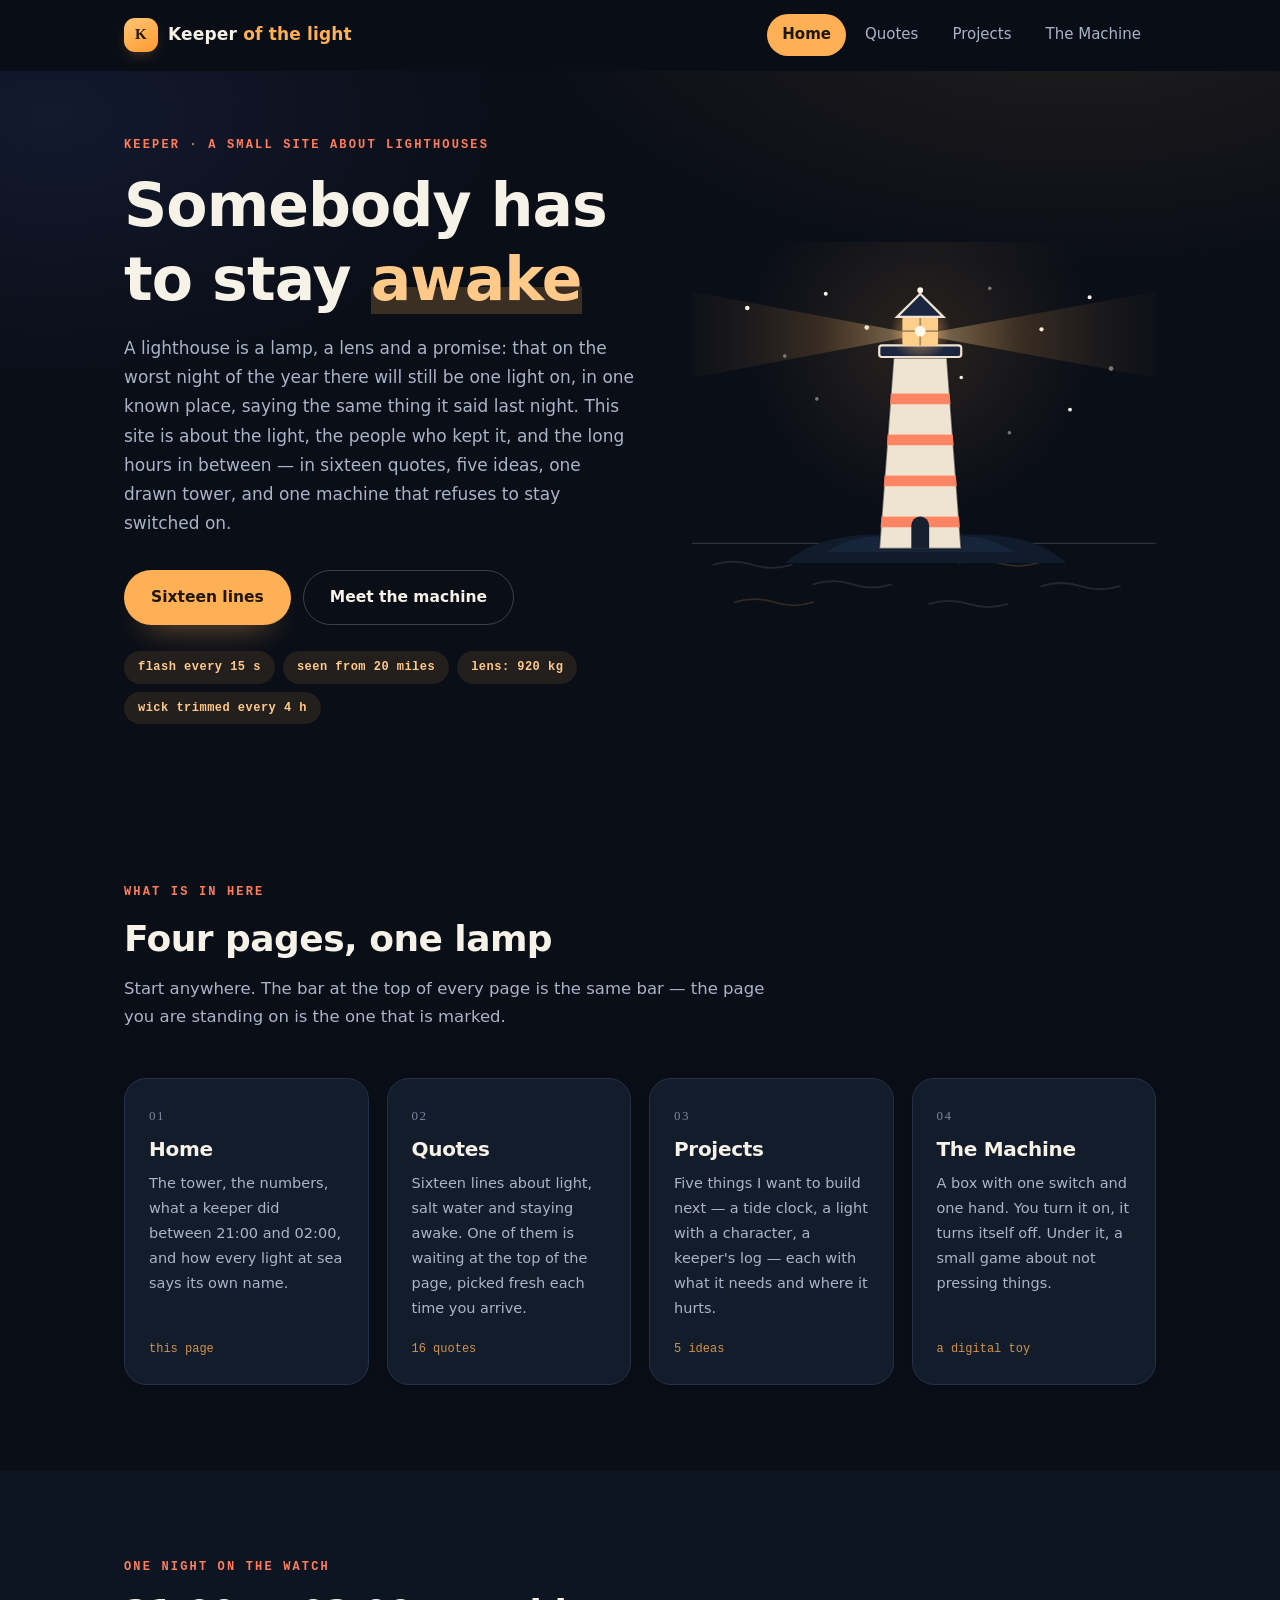
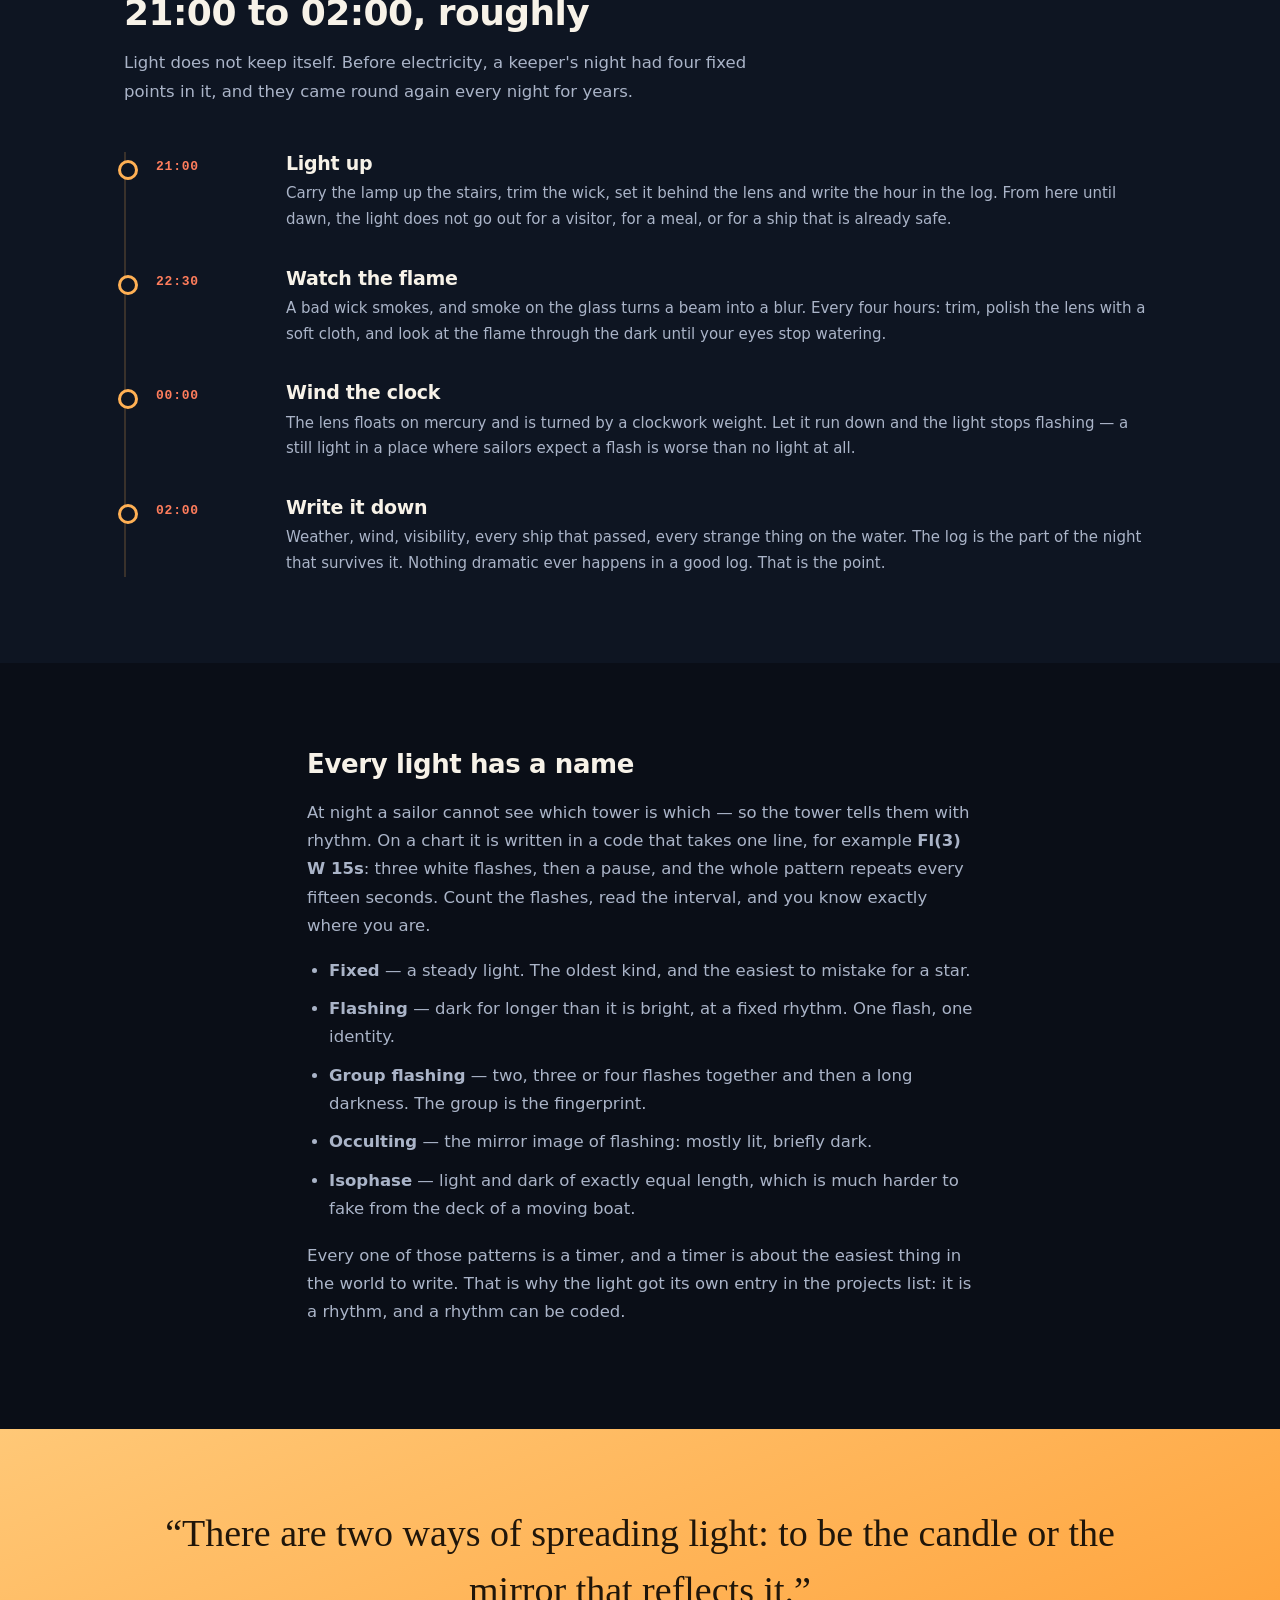
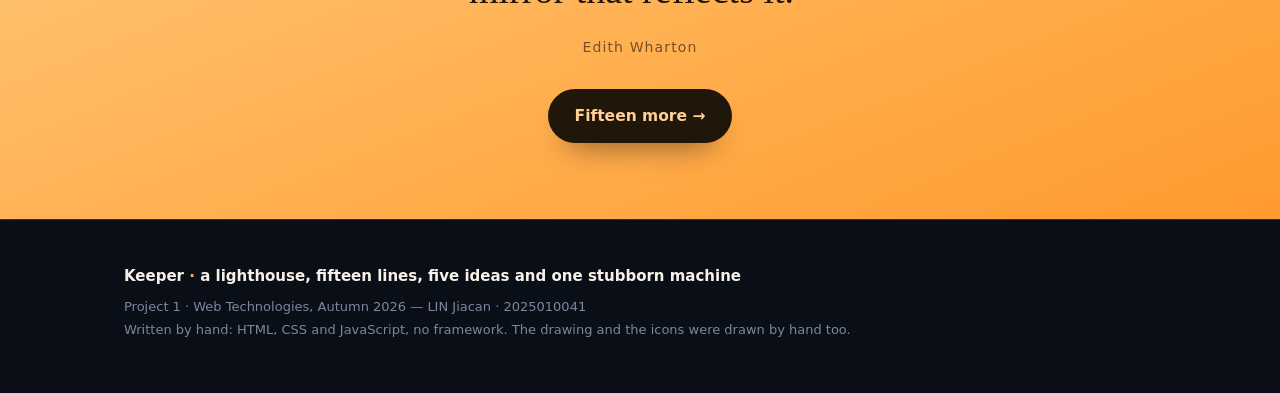
<file: index.html>
<!DOCTYPE html>
<html lang="en">
<head>
<meta charset="UTF-8">
<meta name="viewport" content="width=device-width, initial-scale=1.0">
<title>Keeper of the Light · a small site about lighthouses</title>
<meta name="description" content="Keeper is a small site about lighthouses: what a keeper did all night, how a light is told apart from every other light at sea, sixteen lines worth keeping, five things still to build, and one machine that switches itself off.">
<meta name="theme-color" content="#0a0e17">
<link rel="icon" href="favicon-32.png" sizes="32x32">
<link rel="icon" href="favicon-192.png" sizes="192x192">
<link rel="apple-touch-icon" href="apple-touch-icon.png">
<link rel="stylesheet" href="style.css">
</head>
<body>

<div id="site-nav"></div>

<main>

  <!-- ============ Hero: the drawing, and what this site is ============ -->
  <section class="hero">
    <div class="wrap hero-grid">

      <div class="hero-copy">
        <p class="eyebrow">Keeper · a small site about lighthouses</p>
        <h1>Somebody has<br>to stay <span class="hl">awake</span></h1>
        <p class="lede">
          A lighthouse is a lamp, a lens and a promise: that on the worst night of
          the year there will still be one light on, in one known place, saying
          the same thing it said last night. This site is about the light, the
          people who kept it, and the long hours in between — in sixteen quotes,
          five ideas, one drawn tower, and one machine that refuses to stay
          switched on.
        </p>

        <div class="hero-actions">
          <a class="btn btn-solid" href="quotes.html">Sixteen lines</a>
          <a class="btn btn-ghost" href="machine.html">Meet the machine</a>
        </div>

        <ul class="chips" aria-label="A few numbers from the tower">
          <li>flash every 15 s</li>
          <li>seen from 20 miles</li>
          <li>lens: 920 kg</li>
          <li>wick trimmed every 4 h</li>
        </ul>
      </div>

      <figure class="hero-art">
        <svg viewBox="0 0 520 420" role="img" aria-label="Drawing: a lighthouse on a rock at night. Its lamp glows, two beams sweep out over a dark sea, and there are stars above.">
          <defs>
            <radialGradient id="halo">
              <stop offset="0" stop-color="#ffb054" stop-opacity=".13"/>
              <stop offset=".6" stop-color="#ffb054" stop-opacity=".05"/>
              <stop offset="1" stop-color="#ffb054" stop-opacity="0"/>
            </radialGradient>
            <radialGradient id="glow">
              <stop offset="0" stop-color="#fff6e4" stop-opacity=".95"/>
              <stop offset=".35" stop-color="#ffc178" stop-opacity=".45"/>
              <stop offset="1" stop-color="#ffb054" stop-opacity="0"/>
            </radialGradient>
            <linearGradient id="beamR" x1="0" y1="0" x2="1" y2="0">
              <stop offset="0" stop-color="#ffe0b0" stop-opacity=".5"/>
              <stop offset=".4" stop-color="#ffb054" stop-opacity=".16"/>
              <stop offset="1" stop-color="#ffb054" stop-opacity="0"/>
            </linearGradient>
            <linearGradient id="beamL" x1="1" y1="0" x2="0" y2="0">
              <stop offset="0" stop-color="#ffe0b0" stop-opacity=".5"/>
              <stop offset=".4" stop-color="#ffb054" stop-opacity=".16"/>
              <stop offset="1" stop-color="#ffb054" stop-opacity="0"/>
            </linearGradient>
            <linearGradient id="seaGrad" x1="0" y1="0" x2="0" y2="1">
              <stop offset="0" stop-color="#0d1726"/>
              <stop offset="1" stop-color="#070c15"/>
            </linearGradient>
            <filter id="soften" x="-20%" y="-40%" width="140%" height="180%">
              <feGaussianBlur stdDeviation="5"/>
            </filter>
            <clipPath id="towerClip">              <path d="M226 130 H286 L302 340 H210 Z"/>
            </clipPath>
          </defs>

          <circle cx="256" cy="108" r="196" fill="url(#halo)"/>

          <!-- stars -->
          <circle class="star blink"    cx="62"  cy="74"  r="2.6"/>
          <circle class="star dim"      cx="104" cy="128" r="2"/>
          <circle class="star"          cx="150" cy="58"  r="2.2"/>
          <circle class="star blink d2" cx="196" cy="96"  r="2.6"/>
          <circle class="star dim"      cx="334" cy="52"  r="2"/>
          <circle class="star blink d3" cx="392" cy="98"  r="2.4"/>
          <circle class="star"          cx="446" cy="62"  r="2.2"/>
          <circle class="star dim"      cx="470" cy="142" r="2.6"/>
          <circle class="star"          cx="302" cy="152" r="2"/>
          <circle class="star dim"      cx="140" cy="176" r="2"/>
          <circle class="star blink d2" cx="424" cy="188" r="2.2"/>
          <circle class="star dim"      cx="356" cy="214" r="2"/>

          <!-- the beams, sweeping -->
          <g class="lh-lamp">
            <polygon class="lh-beam" fill="url(#beamR)" points="256,104 540,52 540,156"/>
            <polygon class="lh-beam" fill="url(#beamL)" points="256,104 -20,52 -20,156"/>
          </g>

          <!-- the sea -->
          <line class="lh-horizon" x1="0" y1="338" x2="520" y2="338"/>
          <path class="wave"    d="M24 362q22-7 44 0t44 0"/>
          <path class="wave s2" d="M300 360q22-7 44 0t44 0"/>
          <path class="wave"    d="M136 384q22-7 44 0t44 0"/>
          <path class="wave"    d="M392 386q22-7 44 0t44 0"/>
          <path class="wave s2" d="M48 404q22-7 44 0t44 0"/>
          <path class="wave"    d="M266 406q22-7 44 0t44 0"/>

          <!-- the rock it stands on -->
          <path class="lh-rock"    d="M104 360q34-30 96-32h124q62 2 96 32z"/>
          <path class="lh-rock hi" d="M150 348q28-18 58-18h96q30 0 58 18z"/>

          <!-- the tower -->
          <path class="lh-tower" d="M226 130 H286 L302 344 H210 Z"/>
          <g clip-path="url(#towerClip)">
            <rect class="lh-band" x="200" y="170" width="120" height="12"/>
            <rect class="lh-band" x="200" y="216" width="120" height="12"/>
            <rect class="lh-band" x="200" y="262" width="120" height="12"/>
            <rect class="lh-band" x="200" y="308" width="120" height="12"/>
          </g>
          <path class="lh-door" d="M246 344v-26a10 10 0 0 1 20 0v26z"/>

          <!-- gallery, lantern and roof -->
          <rect class="lh-deck" x="210" y="116" width="92" height="13" rx="3"/>
          <circle cx="256" cy="100" r="34" fill="url(#glow)"/>
          <rect class="lh-glass" x="236" y="84" width="40" height="32" rx="3"/>
          <line class="lh-frame" x1="256" y1="84" x2="256" y2="116"/>
          <line class="lh-frame" x1="236" y1="100" x2="276" y2="100"/>
          <circle class="lh-bulb" cx="256" cy="100" r="6"/>
          <path class="lh-roof" d="M230 84h52l-26-26z"/>
          <circle class="lh-bulb" cx="256" cy="54" r="3.2"/>
        </svg>
      </figure>

    </div>
  </section>

  <!-- ============ Overview: what is in the site ============ -->
  <section class="section" id="overview">
    <div class="wrap">
      <header class="section-head">
        <p class="eyebrow">What is in here</p>
        <h2>Four pages, one lamp</h2>
        <p class="sub">
          Start anywhere. The bar at the top of every page is the same bar —
          the page you are standing on is the one that is marked.
        </p>
      </header>

      <div class="cards">

        <a class="card card-link" href="index.html">
          <span class="card-no">01</span>
          <h3>Home</h3>
          <p>The tower, the numbers, what a keeper did between 21:00 and 02:00,
             and how every light at sea says its own name.</p>
          <span class="card-tag">this page</span>
        </a>

        <a class="card card-link" href="quotes.html">
          <span class="card-no">02</span>
          <h3>Quotes</h3>
          <p>Sixteen lines about light, salt water and staying awake. One of them
             is waiting at the top of the page, picked fresh each time you arrive.</p>
          <span class="card-tag">16 quotes</span>
        </a>

        <a class="card card-link" href="project.html">
          <span class="card-no">03</span>
          <h3>Projects</h3>
          <p>Five things I want to build next — a tide clock, a light with a
             character, a keeper's log — each with what it needs and where it hurts.</p>
          <span class="card-tag">5 ideas</span>
        </a>

        <a class="card card-link" href="machine.html">
          <span class="card-no">04</span>
          <h3>The Machine</h3>
          <p>A box with one switch and one hand. You turn it on, it turns itself
             off. Under it, a small game about not pressing things.</p>
          <span class="card-tag">a digital toy</span>
        </a>

      </div>
    </div>
  </section>

  <!-- ============ A night on the watch ============ -->
  <section class="section section-tint" id="watch">
    <div class="wrap">
      <header class="section-head">
        <p class="eyebrow">One night on the watch</p>
        <h2>21:00 to 02:00, roughly</h2>
        <p class="sub">
          Light does not keep itself. Before electricity, a keeper's night had
          four fixed points in it, and they came round again every night for years.
        </p>
      </header>

      <ol class="log">
        <li>
          <span class="log-week">21:00</span>
          <div>
            <h3>Light up</h3>
            <p>Carry the lamp up the stairs, trim the wick, set it behind the lens
               and write the hour in the log. From here until dawn, the light does
               not go out for a visitor, for a meal, or for a ship that is already
               safe.</p>
          </div>
        </li>
        <li>
          <span class="log-week">22:30</span>
          <div>
            <h3>Watch the flame</h3>
            <p>A bad wick smokes, and smoke on the glass turns a beam into a blur.
               Every four hours: trim, polish the lens with a soft cloth, and look
               at the flame through the dark until your eyes stop watering.</p>
          </div>
        </li>
        <li>
          <span class="log-week">00:00</span>
          <div>
            <h3>Wind the clock</h3>
            <p>The lens floats on mercury and is turned by a clockwork weight.
               Let it run down and the light stops flashing — a still light in a
               place where sailors expect a flash is worse than no light at all.</p>
          </div>
        </li>
        <li>
          <span class="log-week">02:00</span>
          <div>
            <h3>Write it down</h3>
            <p>Weather, wind, visibility, every ship that passed, every strange
               thing on the water. The log is the part of the night that survives
               it. Nothing dramatic ever happens in a good log. That is the point.</p>
          </div>
        </li>
      </ol>
    </div>
  </section>

  <!-- ============ Every light has a name ============ -->
  <section class="section" id="character">
    <div class="wrap prose">
      <h2>Every light has a name</h2>
      <p>
        At night a sailor cannot see which tower is which — so the tower tells
        them with rhythm. On a chart it is written in a code that takes one line,
        for example <strong>Fl(3) W 15s</strong>: three white flashes, then a pause,
        and the whole pattern repeats every fifteen seconds. Count the flashes,
        read the interval, and you know exactly where you are.
      </p>
      <ul>
        <li><strong>Fixed</strong> — a steady light. The oldest kind, and the
            easiest to mistake for a star.</li>
        <li><strong>Flashing</strong> — dark for longer than it is bright, at a
            fixed rhythm. One flash, one identity.</li>
        <li><strong>Group flashing</strong> — two, three or four flashes together
            and then a long darkness. The group is the fingerprint.</li>
        <li><strong>Occulting</strong> — the mirror image of flashing: mostly lit,
            briefly dark.</li>
        <li><strong>Isophase</strong> — light and dark of exactly equal length,
            which is much harder to fake from the deck of a moving boat.</li>
      </ul>
      <p>
        Every one of those patterns is a timer, and a timer is about the easiest
        thing in the world to write. That is why the light got its own entry in
        the projects list: it is a rhythm, and a rhythm can be coded.
      </p>
    </div>
  </section>

  <!-- ============ One line, big ============ -->
  <section class="section band">
    <div class="wrap band-inner">
      <p class="band-quote">“There are two ways of spreading light: to be the candle or the mirror that reflects it.”</p>
      <p class="band-by">Edith Wharton</p>
      <a class="btn btn-solid" href="quotes.html">Fifteen more →</a>
    </div>
  </section>

</main>

<div id="site-foot" class="site-foot"></div>

<script src="nav.js"></script>
</body>
</html>
</file>
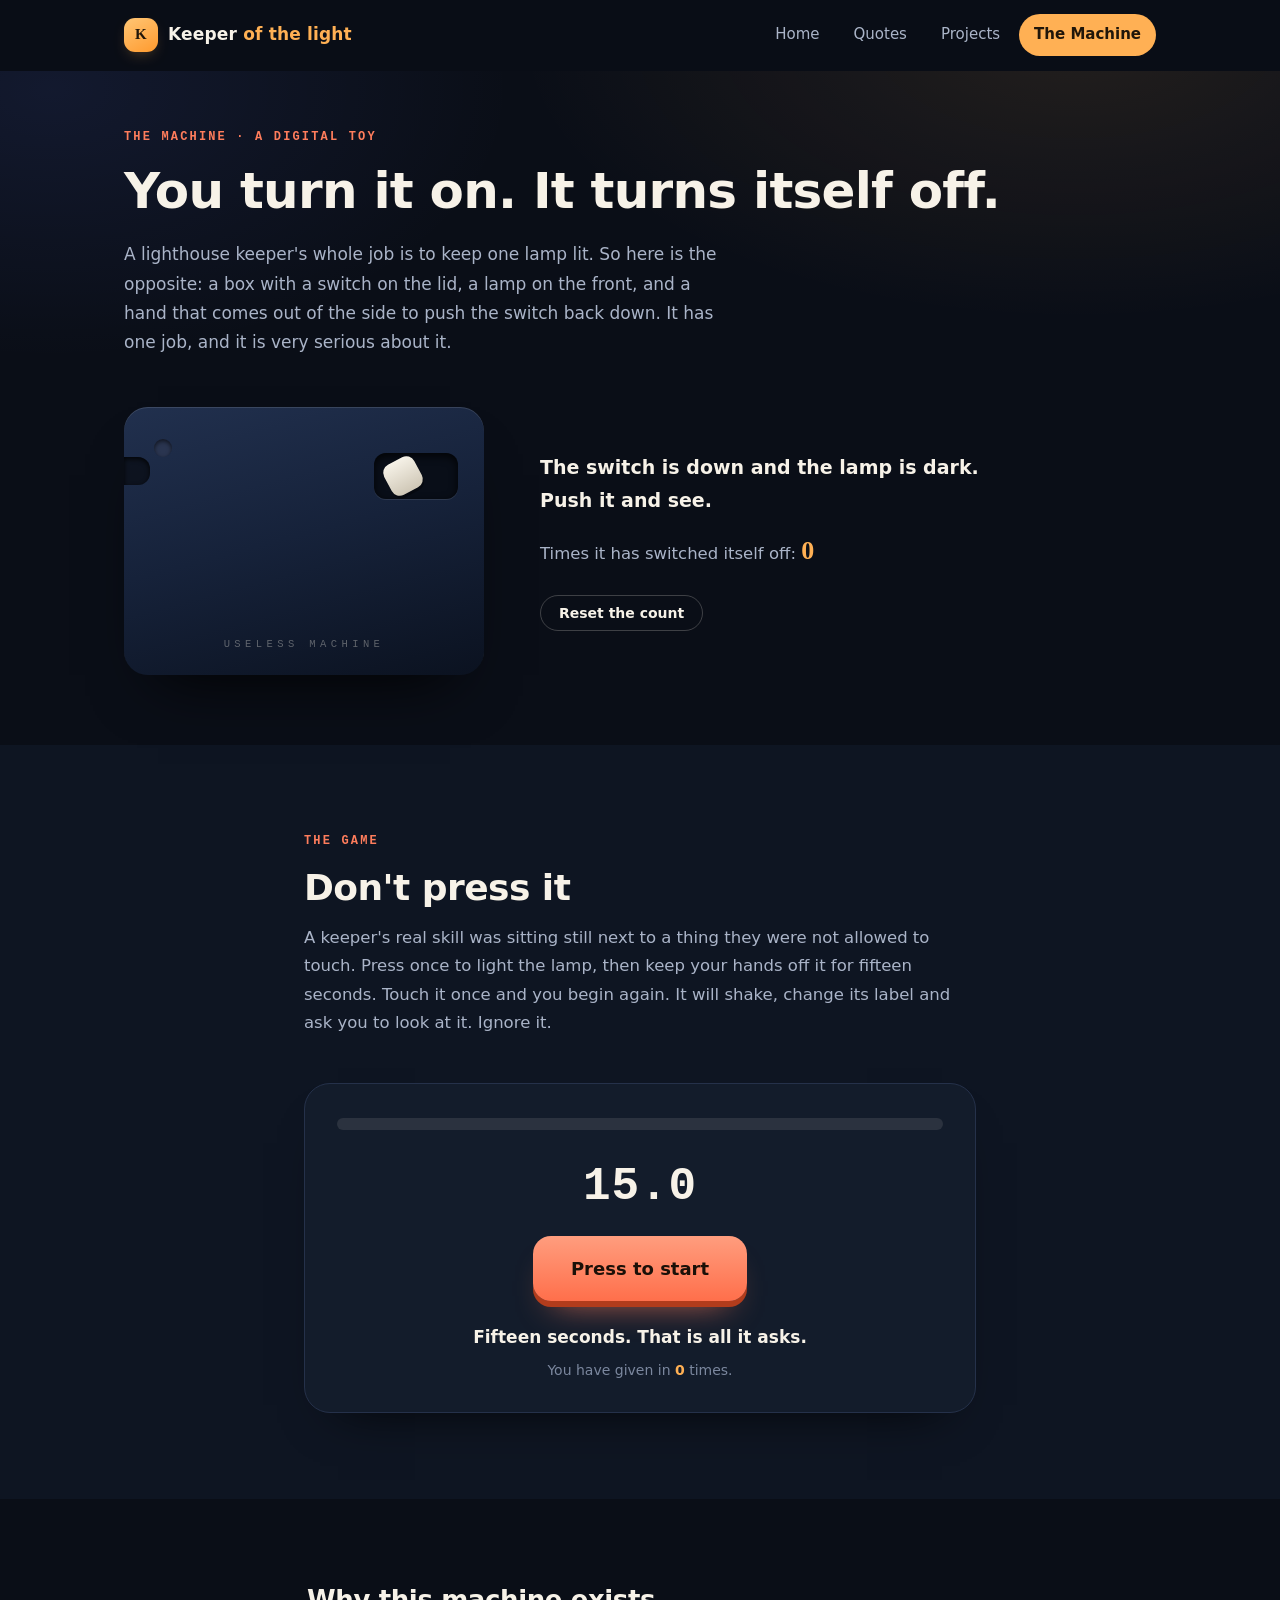
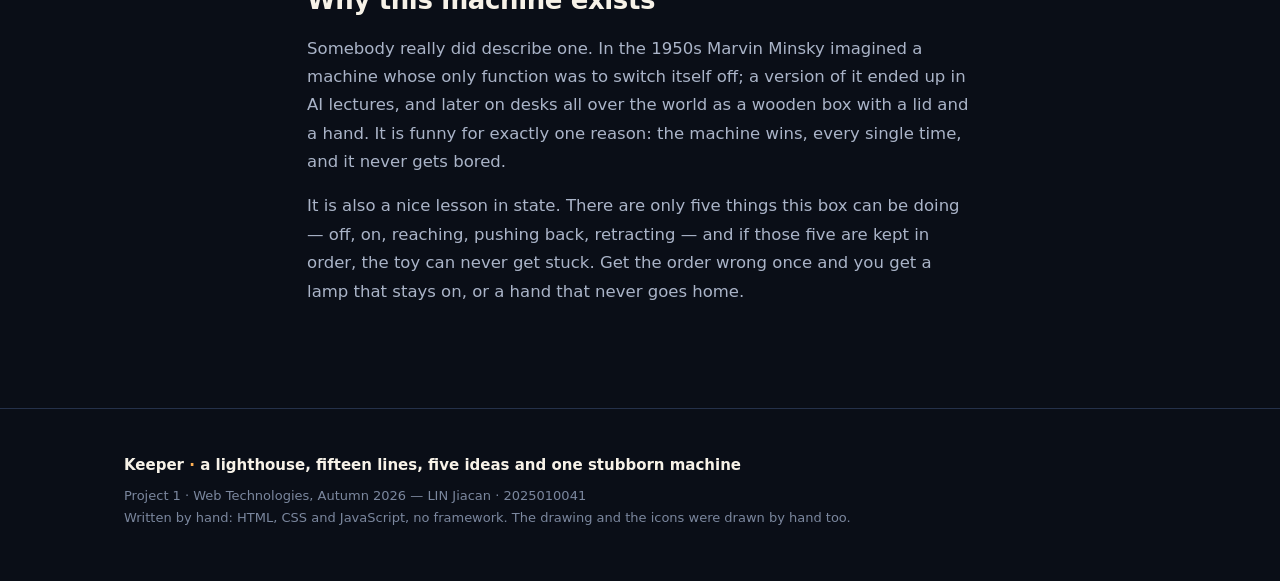
<file: machine.html>
<!DOCTYPE html>
<html lang="en">
<head>
<meta charset="UTF-8">
<meta name="viewport" content="width=device-width, initial-scale=1.0">
<title>The machine · Keeper of the Light</title>
<meta name="description" content="A box with one switch and one hand. You turn it on, it turns itself off. Underneath it, a small game about not pressing things for fifteen seconds.">
<meta name="theme-color" content="#0a0e17">
<link rel="icon" href="favicon-32.png" sizes="32x32">
<link rel="icon" href="favicon-192.png" sizes="192x192">
<link rel="apple-touch-icon" href="apple-touch-icon.png">
<link rel="stylesheet" href="style.css">
</head>
<body>

<div id="site-nav"></div>

<main>

  <section class="hero hero-short">
    <div class="wrap">
      <p class="eyebrow">The machine · a digital toy</p>
      <h1 class="page-title">You turn it on. It turns itself off.</h1>
      <p class="lede">
        A lighthouse keeper's whole job is to keep one lamp lit. So here is the
        opposite: a box with a switch on the lid, a lamp on the front, and a hand
        that comes out of the side to push the switch back down. It has one job,
        and it is very serious about it.
      </p>
    </div>
  </section>

  <!-- ============ The machine itself ============ -->
  <section class="section machine-section">
    <div class="wrap machine-wrap">

      <div class="machine" id="machine">
        <div class="machine-deck">
          <span class="machine-lamp" id="lamp" aria-hidden="true"></span>
          <button class="machine-switch" id="mSwitch" type="button"
                  aria-pressed="false" aria-label="Push the machine's switch up">
            <span class="switch-lever"></span>
          </button>
        </div>

        <div class="machine-body">
          <div class="machine-slot" aria-hidden="true"></div>
          <div class="machine-hand" id="hand" aria-hidden="true">
            <span class="hand-arm"></span>
            <span class="hand-finger"></span>
          </div>
          <span class="machine-plate">USELESS&nbsp;MACHINE</span>
        </div>
      </div>

      <div class="machine-readout">
        <p class="machine-status" id="mStatus" role="status">The switch is down and the lamp is dark. Push it and see.</p>
        <p class="machine-count">Times it has switched itself off: <strong id="mCount">0</strong></p>
        <button class="btn btn-ghost btn-sm" id="mReset" type="button">Reset the count</button>
      </div>

    </div>
  </section>

  <!-- ============ The game ============ -->
  <section class="section section-tint" id="game">
    <div class="wrap game-wrap">

      <header class="section-head">
        <p class="eyebrow">The game</p>
        <h2>Don't press it</h2>
        <p class="sub">
          A keeper's real skill was sitting still next to a thing they were not
          allowed to touch. Press once to light the lamp, then keep your hands off
          it for fifteen seconds. Touch it once and you begin again. It will shake,
          change its label and ask you to look at it. Ignore it.
        </p>
      </header>

      <div class="game">
        <div class="game-bar" role="progressbar" aria-label="Time held" aria-valuemin="0" aria-valuemax="100" aria-valuenow="0" id="gBar">
          <i class="game-fill" id="gFill"></i>
        </div>

        <p class="game-clock" id="gClock">15.0</p>

        <button class="no-btn" id="gBtn" type="button">Press to start</button>

        <p class="game-status" id="gStatus" role="status">Fifteen seconds. That is all it asks.</p>
        <p class="game-count">You have given in <strong id="gFails">0</strong> times.</p>
      </div>

    </div>
  </section>

  <!-- ============ Why it exists ============ -->
  <section class="section">
    <div class="wrap prose">
      <h2>Why this machine exists</h2>
      <p>
        Somebody really did describe one. In the 1950s Marvin Minsky imagined a
        machine whose only function was to switch itself off; a version of it
        ended up in AI lectures, and later on desks all over the world as a wooden
        box with a lid and a hand. It is funny for exactly one reason: the machine
        wins, every single time, and it never gets bored.
      </p>
      <p>
        It is also a nice lesson in state. There are only five things this box can
        be doing — off, on, reaching, pushing back, retracting — and if those five
        are kept in order, the toy can never get stuck. Get the order wrong once
        and you get a lamp that stays on, or a hand that never goes home.
      </p>
    </div>
  </section>

</main>

<div id="site-foot" class="site-foot"></div>

<script src="nav.js"></script>
<script src="machine.js"></script>
</body>
</html>
</file>
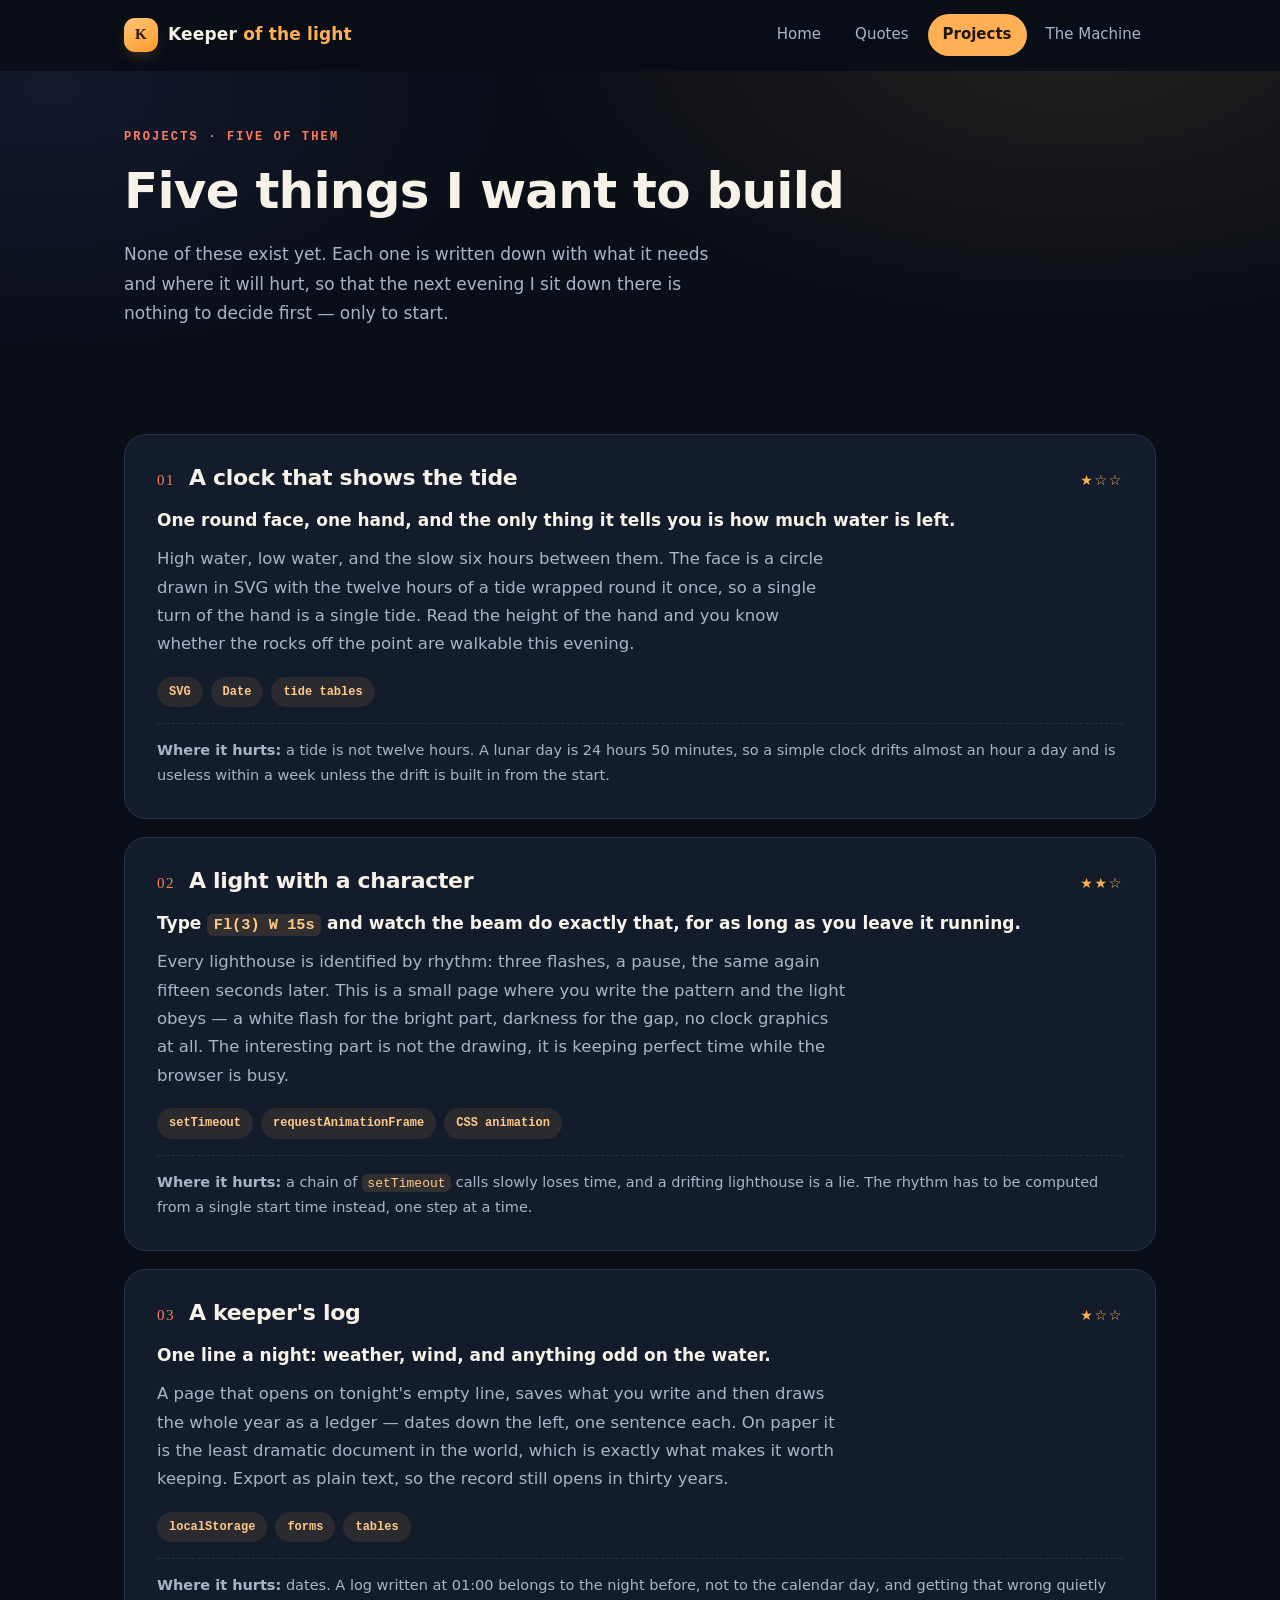
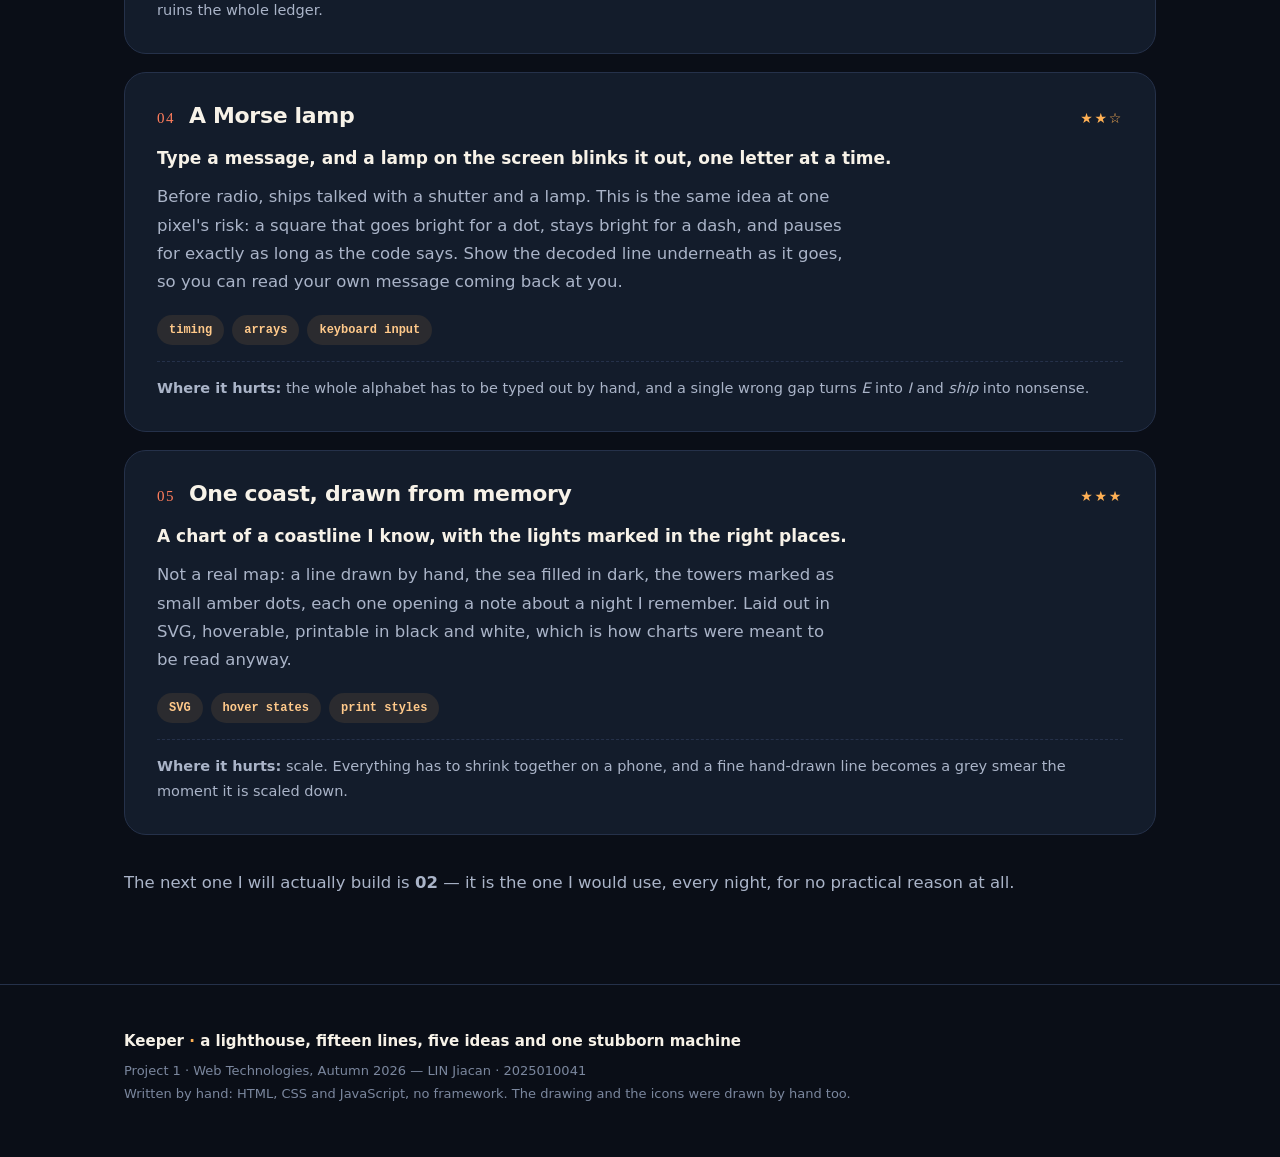
<file: project.html>
<!DOCTYPE html>
<html lang="en">
<head>
<meta charset="UTF-8">
<meta name="viewport" content="width=device-width, initial-scale=1.0">
<title>Projects · Keeper of the Light</title>
<meta name="description" content="Five things I want to build next: a clock that shows the tide instead of the time, a light with a character, a keeper's log, a Morse lamp and a chart of one coast.">
<meta name="theme-color" content="#0a0e17">
<link rel="icon" href="favicon-32.png" sizes="32x32">
<link rel="icon" href="favicon-192.png" sizes="192x192">
<link rel="apple-touch-icon" href="apple-touch-icon.png">
<link rel="stylesheet" href="style.css">
</head>
<body>

<div id="site-nav"></div>

<main>

  <section class="hero hero-short">
    <div class="wrap">
      <p class="eyebrow">Projects · five of them</p>
      <h1 class="page-title">Five things I want to build</h1>
      <p class="lede">
        None of these exist yet. Each one is written down with what it needs and
        where it will hurt, so that the next evening I sit down there is nothing
        to decide first — only to start.
      </p>
    </div>
  </section>

  <section class="section">
    <div class="wrap">
      <ol class="project-list">

        <li class="project">
          <div class="project-head">
            <span class="project-no">01</span>
            <h2>A clock that shows the tide</h2>
            <span class="diff" aria-label="Difficulty: easy">★☆☆</span>
          </div>
          <p class="project-lead">One round face, one hand, and the only thing it tells you is how much water is left.</p>
          <p class="project-body">
            High water, low water, and the slow six hours between them. The face
            is a circle drawn in SVG with the twelve hours of a tide wrapped
            round it once, so a single turn of the hand is a single tide. Read the
            height of the hand and you know whether the rocks off the point are
            walkable this evening.
          </p>
          <ul class="tags">
            <li>SVG</li>
            <li>Date</li>
            <li>tide tables</li>
          </ul>
          <p class="project-hard"><strong>Where it hurts:</strong> a tide is not twelve hours. A lunar day is 24 hours 50 minutes, so a simple clock drifts almost an hour a day and is useless within a week unless the drift is built in from the start.</p>
        </li>

        <li class="project">
          <div class="project-head">
            <span class="project-no">02</span>
            <h2>A light with a character</h2>
            <span class="diff" aria-label="Difficulty: medium">★★☆</span>
          </div>
          <p class="project-lead">Type <code>Fl(3) W 15s</code> and watch the beam do exactly that, for as long as you leave it running.</p>
          <p class="project-body">
            Every lighthouse is identified by rhythm: three flashes, a pause, the
            same again fifteen seconds later. This is a small page where you write
            the pattern and the light obeys — a white flash for the bright part,
            darkness for the gap, no clock graphics at all. The interesting part is
            not the drawing, it is keeping perfect time while the browser is busy.
          </p>
          <ul class="tags">
            <li>setTimeout</li>
            <li>requestAnimationFrame</li>
            <li>CSS animation</li>
          </ul>
          <p class="project-hard"><strong>Where it hurts:</strong> a chain of <code>setTimeout</code> calls slowly loses time, and a drifting lighthouse is a lie. The rhythm has to be computed from a single start time instead, one step at a time.</p>
        </li>

        <li class="project">
          <div class="project-head">
            <span class="project-no">03</span>
            <h2>A keeper's log</h2>
            <span class="diff" aria-label="Difficulty: easy">★☆☆</span>
          </div>
          <p class="project-lead">One line a night: weather, wind, and anything odd on the water.</p>
          <p class="project-body">
            A page that opens on tonight's empty line, saves what you write and
            then draws the whole year as a ledger — dates down the left, one
            sentence each. On paper it is the least dramatic document in the
            world, which is exactly what makes it worth keeping. Export as plain
            text, so the record still opens in thirty years.
          </p>
          <ul class="tags">
            <li>localStorage</li>
            <li>forms</li>
            <li>tables</li>
          </ul>
          <p class="project-hard"><strong>Where it hurts:</strong> dates. A log written at 01:00 belongs to the night before, not to the calendar day, and getting that wrong quietly ruins the whole ledger.</p>
        </li>

        <li class="project">
          <div class="project-head">
            <span class="project-no">04</span>
            <h2>A Morse lamp</h2>
            <span class="diff" aria-label="Difficulty: medium">★★☆</span>
          </div>
          <p class="project-lead">Type a message, and a lamp on the screen blinks it out, one letter at a time.</p>
          <p class="project-body">
            Before radio, ships talked with a shutter and a lamp. This is the same
            idea at one pixel's risk: a square that goes bright for a dot, stays
            bright for a dash, and pauses for exactly as long as the code says. Show
            the decoded line underneath as it goes, so you can read your own message
            coming back at you.
          </p>
          <ul class="tags">
            <li>timing</li>
            <li>arrays</li>
            <li>keyboard input</li>
          </ul>
          <p class="project-hard"><strong>Where it hurts:</strong> the whole alphabet has to be typed out by hand, and a single wrong gap turns <em>E</em> into <em>I</em> and <em>ship</em> into nonsense.</p>
        </li>

        <li class="project">
          <div class="project-head">
            <span class="project-no">05</span>
            <h2>One coast, drawn from memory</h2>
            <span class="diff" aria-label="Difficulty: harder">★★★</span>
          </div>
          <p class="project-lead">A chart of a coastline I know, with the lights marked in the right places.</p>
          <p class="project-body">
            Not a real map: a line drawn by hand, the sea filled in dark, the
            towers marked as small amber dots, each one opening a note about a
            night I remember. Laid out in SVG, hoverable, printable in black and
            white, which is how charts were meant to be read anyway.
          </p>
          <ul class="tags">
            <li>SVG</li>
            <li>hover states</li>
            <li>print styles</li>
          </ul>
          <p class="project-hard"><strong>Where it hurts:</strong> scale. Everything has to shrink together on a phone, and a fine hand-drawn line becomes a grey smear the moment it is scaled down.</p>
        </li>

      </ol>

      <p class="foot-hint">
        The next one I will actually build is <strong>02</strong> — it is the one
        I would use, every night, for no practical reason at all.
      </p>
    </div>
  </section>

</main>

<div id="site-foot" class="site-foot"></div>

<script src="nav.js"></script>
</body>
</html>
</file>
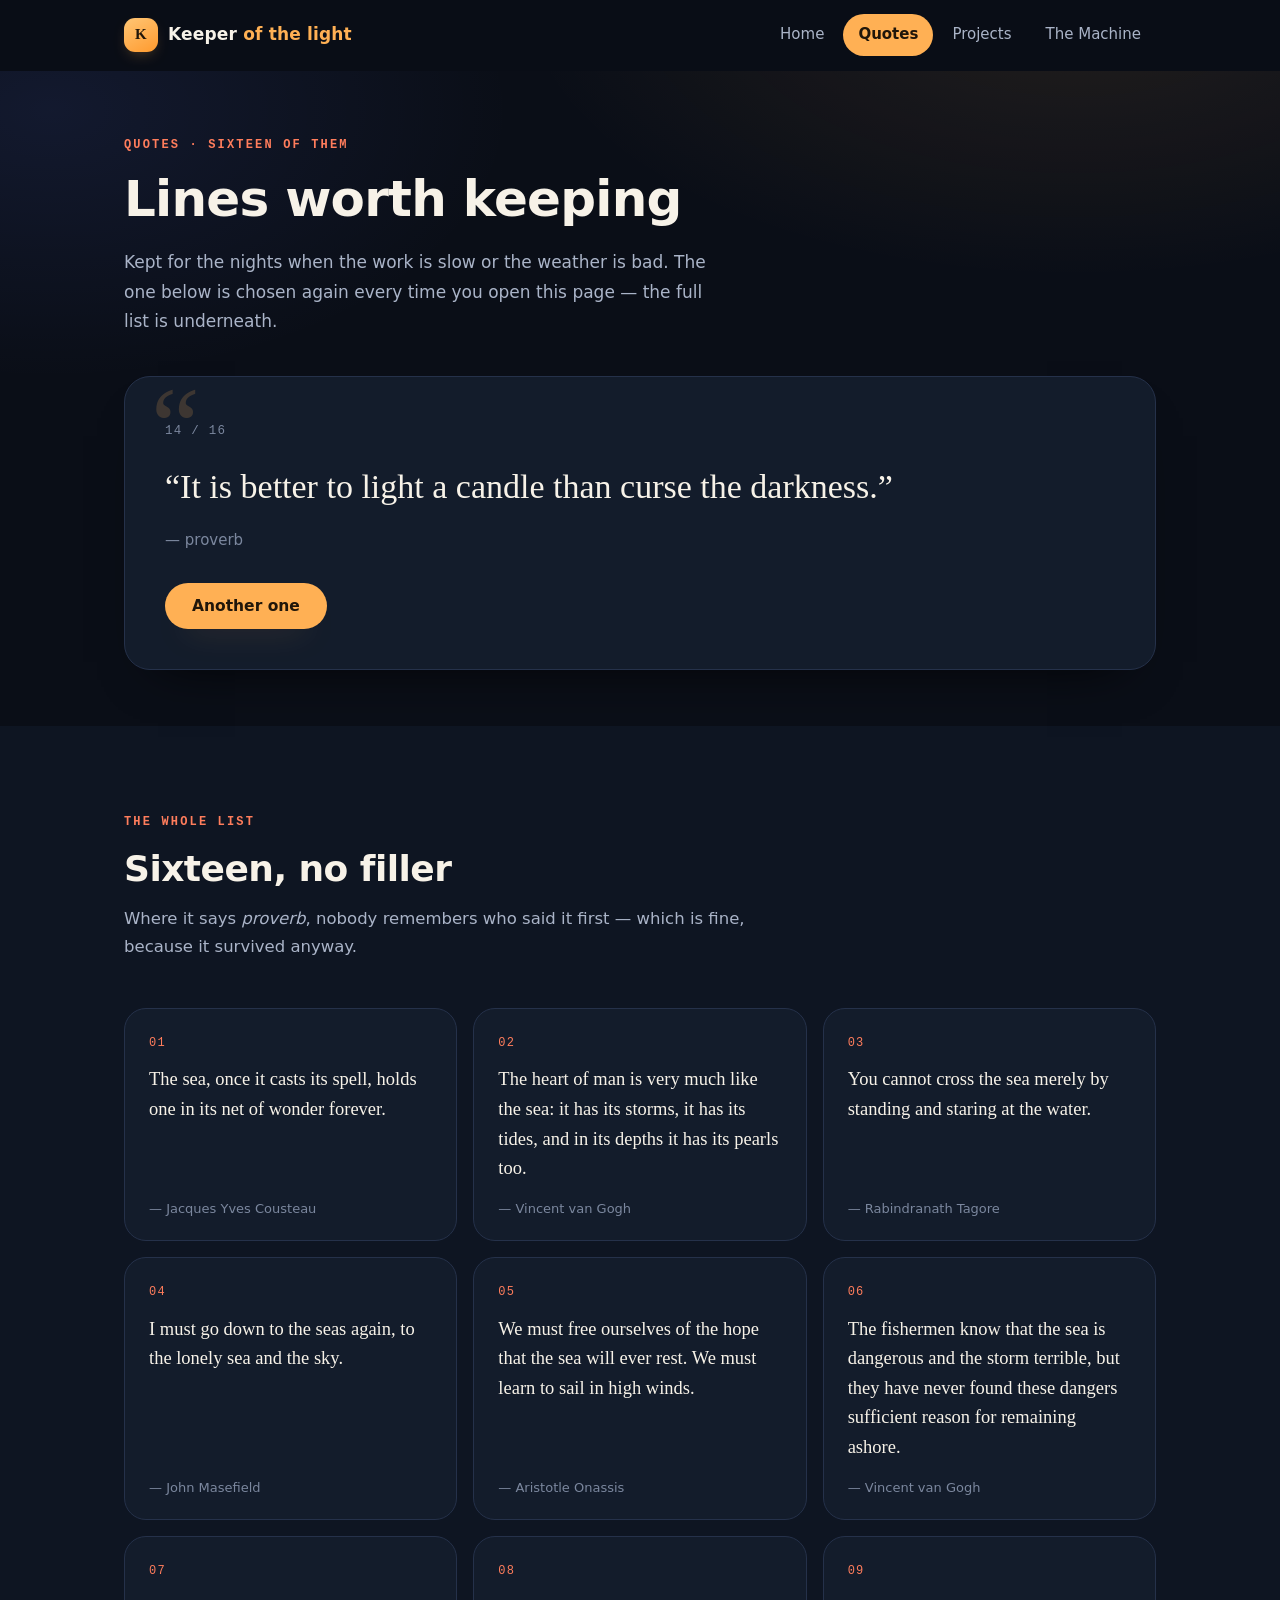
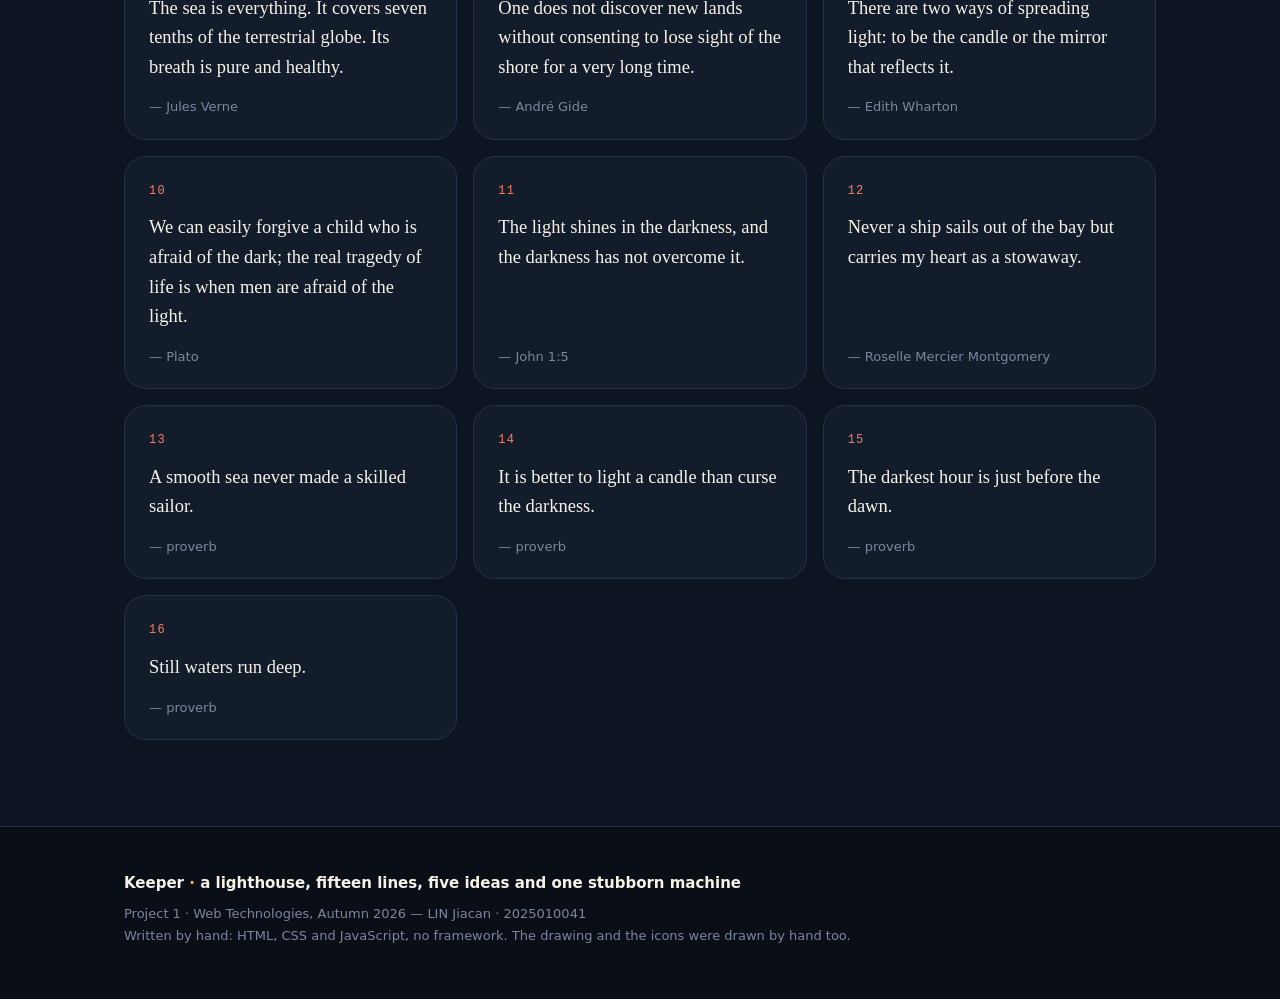
<file: quotes.html>
<!DOCTYPE html>
<html lang="en">
<head>
<meta charset="UTF-8">
<meta name="viewport" content="width=device-width, initial-scale=1.0">
<title>Quotes · Keeper of the Light</title>
<meta name="description" content="Sixteen lines about light, salt water and staying awake — one of them is waiting at the top of the page, picked fresh every time you arrive.">
<meta name="theme-color" content="#0a0e17">
<link rel="icon" href="favicon-32.png" sizes="32x32">
<link rel="icon" href="favicon-192.png" sizes="192x192">
<link rel="apple-touch-icon" href="apple-touch-icon.png">
<link rel="stylesheet" href="style.css">
</head>
<body>

<div id="site-nav"></div>

<main>

  <!-- ============ Spotlight: one random line ============ -->
  <section class="hero hero-quote">
    <div class="wrap">
      <p class="eyebrow">Quotes · sixteen of them</p>
      <h1 class="page-title">Lines worth keeping</h1>
      <p class="lede">
        Kept for the nights when the work is slow or the weather is bad.
        The one below is chosen again every time you open this page —
        the full list is underneath.
      </p>

      <figure class="spotlight" id="spotlight">
        <span class="spotlight-no" id="spotlightNo">01 / 16</span>
        <blockquote id="spotlightText" class="spotlight-text">Picking one…</blockquote>
        <figcaption id="spotlightBy" class="spotlight-by"></figcaption>
        <button class="btn btn-solid" id="shuffle" type="button">Another one</button>
      </figure>
    </div>
  </section>

  <!-- ============ The whole list ============ -->
  <section class="section section-tint">
    <div class="wrap">
      <header class="section-head">
        <p class="eyebrow">The whole list</p>
        <h2>Sixteen, no filler</h2>
        <p class="sub">
          Where it says <em>proverb</em>, nobody remembers who said it first —
          which is fine, because it survived anyway.
        </p>
      </header>

      <noscript>
        <p class="notice">This list is drawn by JavaScript. Turn the script on and reload to read it.</p>
      </noscript>

      <ol class="quote-grid" id="quoteGrid"></ol>
    </div>
  </section>

</main>

<div id="site-foot" class="site-foot"></div>

<script src="nav.js"></script>
<script>
  /* The lines live in this one array: the spotlight at the top and the
     list below are both drawn from it, so nothing is written twice. */
  var QUOTES = [
    { text: 'The sea, once it casts its spell, holds one in its net of wonder forever.',                 by: 'Jacques Yves Cousteau' },
    { text: 'The heart of man is very much like the sea: it has its storms, it has its tides, and in its depths it has its pearls too.', by: 'Vincent van Gogh' },
    { text: 'You cannot cross the sea merely by standing and staring at the water.',                     by: 'Rabindranath Tagore' },
    { text: 'I must go down to the seas again, to the lonely sea and the sky.',                          by: 'John Masefield' },
    { text: 'We must free ourselves of the hope that the sea will ever rest. We must learn to sail in high winds.', by: 'Aristotle Onassis' },
    { text: 'The fishermen know that the sea is dangerous and the storm terrible, but they have never found these dangers sufficient reason for remaining ashore.', by: 'Vincent van Gogh' },
    { text: 'The sea is everything. It covers seven tenths of the terrestrial globe. Its breath is pure and healthy.', by: 'Jules Verne' },
    { text: 'One does not discover new lands without consenting to lose sight of the shore for a very long time.', by: 'André Gide' },
    { text: 'There are two ways of spreading light: to be the candle or the mirror that reflects it.',   by: 'Edith Wharton' },
    { text: 'We can easily forgive a child who is afraid of the dark; the real tragedy of life is when men are afraid of the light.', by: 'Plato' },
    { text: 'The light shines in the darkness, and the darkness has not overcome it.',                   by: 'John 1:5' },
    { text: 'Never a ship sails out of the bay but carries my heart as a stowaway.',                     by: 'Roselle Mercier Montgomery' },
    { text: 'A smooth sea never made a skilled sailor.',                                                 by: 'proverb' },
    { text: 'It is better to light a candle than curse the darkness.',                                   by: 'proverb' },
    { text: 'The darkest hour is just before the dawn.',                                                 by: 'proverb' },
    { text: 'Still waters run deep.',                                                                    by: 'proverb' }
  ];

  (function () {
    'use strict';

    var grid      = document.getElementById('quoteGrid');
    var spotText  = document.getElementById('spotlightText');
    var spotBy    = document.getElementById('spotlightBy');
    var spotNo    = document.getElementById('spotlightNo');
    var shuffle   = document.getElementById('shuffle');
    var lastPicked = -1;
    var pad = function (n) { return n < 10 ? '0' + n : String(n); };

    /* draw the list */
    QUOTES.forEach(function (q, i) {
      var li = document.createElement('li');
      li.className = 'quote-card';
      li.innerHTML =
        '<span class="quote-no">' + pad(i + 1) + '</span>' +
        '<p class="quote-text">' + q.text + '</p>' +
        '<p class="quote-by">— ' + q.by + '</p>';
      grid.appendChild(li);
    });

    /* never hand out the same line twice in a row */
    function pick() {
      var i = Math.floor(Math.random() * QUOTES.length);
      if (QUOTES.length > 1 && i === lastPicked) {
        i = (i + 1) % QUOTES.length;
      }
      lastPicked = i;
      return i;
    }

    function show(i) {
      var q = QUOTES[i];
      spotText.textContent = '\u201C' + q.text + '\u201D';
      spotBy.textContent = '— ' + q.by;
      spotNo.textContent = pad(i + 1) + ' / ' + QUOTES.length;
      spotText.classList.remove('pop');
      /* force a reflow so the animation replays every time */
      void spotText.offsetWidth;
      spotText.classList.add('pop');
    }

    shuffle.addEventListener('click', function () { show(pick()); });

    show(Math.floor(Math.random() * QUOTES.length));
  })();
</script>
</body>
</html>
</file>
<file: style.css>
/* =========================================================
   style.css — Small Hours
   One stylesheet for four pages: home / quotes / projects / machine
   Palette: night ink + warm amber + a little coral
   ========================================================= */

:root{
  --ink:       #f7f2e8;   /* cream text */
  --ink-2:     #aab4c8;   /* muted text */
  --ink-3:     #7b879e;   /* quiet text */
  --paper:     #0a0e17;   /* page */
  --paper-2:   #0e1522;   /* tinted section */
  --card:      #131c2b;
  --line:      #25314a;
  --amber:     #ffb054;   /* brand */
  --amber-2:   #ff9a2e;
  --amber-ink: #20160a;   /* text on amber */
  --accent:    #ff7d5c;   /* coral */
  --glow:      #16223a;

  --r-lg: 22px;
  --r-md: 14px;
  --wrap: 1080px;

  --shadow-sm: 0 2px 12px -6px rgba(0,0,0,.7);
  --shadow-md: 0 26px 50px -34px rgba(0,0,0,.95);

  --font: system-ui, -apple-system, "Segoe UI", "PingFang SC",
          "Hiragino Sans GB", "Microsoft YaHei", sans-serif;
  --serif: Georgia, "Times New Roman", "Songti SC", serif;
  --mono: ui-monospace, "SFMono-Regular", Consolas, monospace;
}

*{ box-sizing: border-box; }

html{
  scroll-behavior: smooth;
  color-scheme: dark;
}

body{
  margin: 0;
  background: var(--paper);
  color: var(--ink);
  font-family: var(--font);
  font-size: 16.5px;
  line-height: 1.72;
  -webkit-font-smoothing: antialiased;
}

img, svg{ display: block; max-width: 100%; }

a{ color: inherit; text-decoration: none; }

h1, h2, h3{ margin: 0; line-height: 1.22; letter-spacing: -.015em; }

code{
  font-family: var(--mono);
  font-size: .9em;
  background: rgba(255,176,84,.13);
  color: #ffc98a;
  padding: .12em .42em;
  border-radius: 6px;
}

strong, b{ font-weight: 700; }

::selection{ background: rgba(255,176,84,.32); }

.wrap{ max-width: var(--wrap); margin: 0 auto; padding: 0 24px; }

/* =========================================================
   Nav (injected by nav.js)
   ========================================================= */

#site-nav{
  position: sticky;
  top: 0;
  z-index: 50;
  background: rgba(10,14,23,.82);
  -webkit-backdrop-filter: blur(16px);
  backdrop-filter: blur(16px);
  border-bottom: 1px solid transparent;
  transition: border-color .3s, box-shadow .3s;
}
#site-nav.is-scrolled{
  border-bottom-color: var(--line);
  box-shadow: 0 14px 30px -26px #000;
}

.nav{
  max-width: var(--wrap);
  margin: 0 auto;
  padding: 14px 24px;
  display: flex;
  align-items: center;
  justify-content: space-between;
  gap: 20px;
}

.brand{
  display: inline-flex;
  align-items: center;
  gap: 10px;
  font-weight: 800;
  font-size: 17px;
  letter-spacing: .01em;
}
.brand-mark{
  width: 34px; height: 34px;
  flex: 0 0 34px;
  display: grid;
  place-items: center;
  border-radius: 11px;
  background: linear-gradient(150deg, #ffc675, var(--amber-2));
  color: var(--amber-ink);
  font-size: 15px;
  font-weight: 800;
  font-family: var(--serif);
  box-shadow: 0 6px 18px -10px rgba(255,176,84,.9);
}
.brand-text em{
  font-style: normal;
  color: var(--amber);
}

.nav-menu{
  display: flex;
  align-items: center;
  gap: 4px;
  margin: 0;
  padding: 0;
  list-style: none;
}
.nav-menu a{
  display: block;
  padding: 8px 15px;
  border-radius: 999px;
  font-size: 15px;
  color: var(--ink-2);
  transition: background .22s, color .22s;
}
.nav-menu a:hover{
  background: rgba(255,176,84,.10);
  color: var(--amber);
}
.nav-menu a.is-active{
  background: var(--amber);
  color: var(--amber-ink);
  font-weight: 700;
}

.nav-toggle{
  display: none;
  width: 42px; height: 42px;
  padding: 0 10px;
  flex-direction: column;
  justify-content: center;
  gap: 5px;
  border: 1px solid var(--line);
  border-radius: 12px;
  background: transparent;
  cursor: pointer;
}
.nav-toggle span{
  display: block;
  height: 2px;
  border-radius: 2px;
  background: var(--ink);
  transition: transform .3s, opacity .3s;
}

/* =========================================================
   Shared bits
   ========================================================= */

.eyebrow{
  margin: 0 0 14px;
  font-family: var(--mono);
  font-size: 12px;
  font-weight: 700;
  letter-spacing: .18em;
  text-transform: uppercase;
  color: var(--accent);
}

.lede{
  margin: 18px 0 0;
  max-width: 56ch;
  color: var(--ink-2);
  font-size: 17px;
}

.section{ padding: 86px 0; }
.section-tint{ background: var(--paper-2); }

.section-head{
  max-width: 62ch;
  margin: 0 0 46px;
}
.section-head h2{
  font-size: clamp(26px, 3.6vw, 36px);
}
.sub{
  margin: 14px 0 0;
  color: var(--ink-2);
}

.btn{
  display: inline-flex;
  align-items: center;
  justify-content: center;
  gap: 8px;
  padding: 13px 26px;
  border-radius: 999px;
  border: 1px solid transparent;
  font-size: 15.5px;
  font-weight: 650;
  font-family: inherit;
  cursor: pointer;
  transition: transform .2s, background .2s, color .2s, box-shadow .2s;
}
.btn:hover{ transform: translateY(-2px); }
.btn:active{ transform: translateY(0); }

.btn-solid{
  background: var(--amber);
  color: var(--amber-ink);
  box-shadow: 0 18px 32px -22px rgba(255,176,84,.95);
}
.btn-solid:hover{ background: var(--amber-2); }

.btn-ghost{
  background: transparent;
  border-color: rgba(247,242,232,.22);
  color: var(--ink);
}
.btn-ghost:hover{
  border-color: var(--amber);
  color: var(--amber);
  background: rgba(255,176,84,.07);
}

.btn-sm{ padding: 9px 18px; font-size: 14px; }

.chips{
  display: flex;
  flex-wrap: wrap;
  gap: 8px;
  margin: 26px 0 0;
  padding: 0;
  list-style: none;
}
.chips li{
  padding: 6px 14px;
  border-radius: 999px;
  background: rgba(255,176,84,.10);
  color: #ffc98a;
  font-family: var(--mono);
  font-size: 12px;
  font-weight: 600;
  letter-spacing: .04em;
}

.notice{
  padding: 16px 20px;
  border-radius: var(--r-md);
  background: #241a10;
  border: 1px solid #4a3418;
  color: #ffd9a8;
}

/* =========================================================
   Hero
   ========================================================= */

.hero{
  padding: 64px 0 72px;
  background:
    radial-gradient(900px 460px at 84% -12%, rgba(255,176,84,.10), transparent 62%),
    radial-gradient(720px 420px at 4% 6%, rgba(96,124,255,.10), transparent 64%);
}
.hero-short{ padding: 56px 0 20px; }
.hero-quote{ padding-bottom: 56px; }

.hero-grid{
  display: grid;
  grid-template-columns: 1.05fr .95fr;
  gap: 56px;
  align-items: center;
}

.hero-copy h1{
  font-size: clamp(38px, 6vw, 60px);
  font-weight: 800;
}
.hero-copy .hl{
  color: #ffc98a;
  background: linear-gradient(transparent 62%, rgba(255,176,84,.20) 62%);
}

.hero-actions{
  display: flex;
  flex-wrap: wrap;
  gap: 12px;
  margin: 32px 0 0;
}

.hero-art{ margin: 0; }
.hero-art svg{ width: 100%; height: auto; }

/* --- the lighthouse --- */
.star{ fill: #f7f2e8; }
.star.dim{ opacity: .45; }

.lh-horizon{ stroke: rgba(247,242,232,.16); stroke-width: 1.5; }
.wave{
  fill: none;
  stroke: rgba(247,242,232,.11);
  stroke-width: 2;
  stroke-linecap: round;
}
.wave.s2{ stroke: rgba(255,176,84,.16); }

.lh-rock{ fill: #101b2b; }
.lh-rock.hi{ fill: #17253a; }

.lh-tower{
  fill: #efe4d1;
  stroke: rgba(10,14,23,.55);
  stroke-width: 2;
}
.lh-band{ fill: var(--accent); opacity: .92; }
.lh-deck{
  fill: #1b2740;
  stroke: #efe4d1;
  stroke-width: 2.5;
}
.lh-roof{
  fill: #1b2740;
  stroke: #efe4d1;
  stroke-width: 2.5;
}
.lh-glass{ fill: #ffcf8a; }
.lh-frame{ stroke: rgba(10,14,23,.35); stroke-width: 2; }
.lh-door{ fill: #16202f; }
.lh-bulb{ fill: #fff8ec; }
.lh-lamp{
  transform-box: view-box;
  transform-origin: 256px 102px;
  animation: sweep 11s ease-in-out infinite;
}
.lh-beam{ opacity: .9; }

@keyframes sweep{
  0%, 100% { transform: rotate(-15deg); }
  50%      { transform: rotate(15deg); }
}

@keyframes twinkle{
  0%, 100% { opacity: 1; }
  50%      { opacity: .3; }
}
.star.blink{ animation: twinkle 3.4s ease-in-out infinite; }
.star.blink.d2{ animation-delay: 1.1s; }
.star.blink.d3{ animation-delay: 2.2s; }

/* =========================================================
   Cards
   ========================================================= */

.cards{
  display: grid;
  grid-template-columns: repeat(4, 1fr);
  gap: 18px;
}

.card{
  position: relative;
  display: flex;
  flex-direction: column;
  padding: 26px 24px 24px;
  border-radius: var(--r-lg);
  background: var(--card);
  border: 1px solid var(--line);
  box-shadow: var(--shadow-sm);
}
.card-link{ transition: transform .26s, box-shadow .26s, border-color .26s; }
.card-link:hover{
  transform: translateY(-4px);
  box-shadow: var(--shadow-md);
  border-color: rgba(255,176,84,.42);
}

.card-no{
  font-family: var(--serif);
  font-size: 13px;
  letter-spacing: .12em;
  color: var(--ink-3);
}
.card h3{
  margin: 10px 0 10px;
  font-size: 20px;
}
.card p{
  margin: 0;
  flex: 1;
  color: var(--ink-2);
  font-size: 14.5px;
}
.card-tag{
  margin-top: 18px;
  font-family: var(--mono);
  font-size: 12px;
  color: var(--amber);
  opacity: .8;
}

/* =========================================================
   Timeline
   ========================================================= */

.log{
  position: relative;
  margin: 0;
  padding: 0 0 0 30px;
  list-style: none;
  border-left: 2px solid rgba(255,176,84,.18);
}
.log li{
  position: relative;
  display: grid;
  grid-template-columns: 108px 1fr;
  gap: 22px;
  padding: 0 0 34px 0;
}
.log li::before{
  content: "";
  position: absolute;
  left: -38px;
  top: 8px;
  width: 14px; height: 14px;
  border-radius: 50%;
  background: var(--paper-2);
  border: 3px solid var(--amber);
}
.log li:last-child{ padding-bottom: 0; }
.log-week{
  font-family: var(--mono);
  font-size: 13px;
  font-weight: 700;
  letter-spacing: .06em;
  color: var(--accent);
  padding-top: 4px;
}
.log h3{ font-size: 19px; margin-bottom: 6px; }
.log p{ margin: 0; color: var(--ink-2); font-size: 15px; }

/* =========================================================
   Bright band
   ========================================================= */

.band{
  background: linear-gradient(158deg, #ffc877, var(--amber-2));
  color: var(--amber-ink);
  padding: 76px 0;
}
.band-inner{ text-align: center; }
.band-quote{
  margin: 0;
  font-family: var(--serif);
  font-size: clamp(24px, 3.6vw, 38px);
  line-height: 1.5;
}
.band-by{
  margin: 16px 0 30px;
  color: rgba(32,22,10,.62);
  font-size: 14px;
  letter-spacing: .08em;
}
.band .btn-solid{
  background: var(--amber-ink);
  color: #ffcf95;
  box-shadow: 0 18px 30px -20px rgba(32,22,10,.9);
}
.band .btn-solid:hover{ background: #0b0f18; }

/* =========================================================
   Quotes page
   ========================================================= */

.page-title{
  font-size: clamp(32px, 5vw, 50px);
  font-weight: 800;
}

.spotlight{
  position: relative;
  margin: 40px 0 0;
  padding: 44px 40px 40px;
  border-radius: 26px;
  background: var(--card);
  border: 1px solid var(--line);
  box-shadow: var(--shadow-md);
}
.spotlight::before{
  content: "\201C";
  position: absolute;
  top: -6px; left: 26px;
  font-family: var(--serif);
  font-size: 110px;
  line-height: 1;
  color: rgba(255,176,84,.18);
}
.spotlight-no{
  display: block;
  font-family: var(--mono);
  font-size: 12.5px;
  letter-spacing: .1em;
  color: var(--ink-3);
}
.spotlight-text{
  margin: 18px 0 16px;
  font-family: var(--serif);
  font-size: clamp(22px, 3.4vw, 34px);
  line-height: 1.5;
  min-height: 1.5em;
}
.spotlight-text.pop{ animation: pop .45s ease; }
@keyframes pop{
  from{ opacity: 0; transform: translateY(8px); }
  to  { opacity: 1; transform: none; }
}
.spotlight-by{
  margin: 0 0 30px;
  color: var(--ink-3);
  font-size: 15px;
}

.quote-grid{
  display: grid;
  grid-template-columns: repeat(3, 1fr);
  gap: 16px;
  margin: 0;
  padding: 0;
  list-style: none;
}
.quote-card{
  display: flex;
  flex-direction: column;
  padding: 24px 24px 20px;
  border-radius: var(--r-lg);
  background: var(--card);
  border: 1px solid var(--line);
  transition: transform .24s, box-shadow .24s, border-color .24s;
}
.quote-card:hover{
  transform: translateY(-3px);
  border-color: rgba(255,176,84,.34);
  box-shadow: var(--shadow-md);
}
.quote-no{
  font-family: var(--mono);
  font-size: 12px;
  color: var(--accent);
  letter-spacing: .1em;
}
.quote-text{
  flex: 1;
  margin: 12px 0 14px;
  font-family: var(--serif);
  font-size: 18.5px;
  line-height: 1.6;
}
.quote-by{
  margin: 0;
  font-size: 13px;
  color: var(--ink-3);
}

/* =========================================================
   Projects page
   ========================================================= */

.project-list{
  margin: 0;
  padding: 0;
  list-style: none;
  display: grid;
  gap: 18px;
}

.project{
  padding: 30px 32px;
  border-radius: var(--r-lg);
  background: var(--card);
  border: 1px solid var(--line);
  transition: border-color .24s, box-shadow .24s;
}
.project:hover{
  border-color: rgba(255,176,84,.34);
  box-shadow: var(--shadow-md);
}
.project-head{
  display: flex;
  align-items: baseline;
  gap: 14px;
}
.project-no{
  font-family: var(--serif);
  font-size: 15px;
  color: var(--accent);
  letter-spacing: .1em;
}
.project-head h2{
  flex: 1;
  font-size: 22px;
}
.diff{
  font-size: 14px;
  letter-spacing: .12em;
  color: var(--amber);
}
.project-lead{
  margin: 12px 0 10px;
  font-size: 17px;
  font-weight: 600;
}
.project-body{
  margin: 0;
  max-width: 66ch;
  color: var(--ink-2);
}
.tags{
  display: flex;
  flex-wrap: wrap;
  gap: 8px;
  margin: 18px 0 0;
  padding: 0;
  list-style: none;
}
.tags li{
  padding: 5px 12px;
  border-radius: 999px;
  background: rgba(255,176,84,.10);
  color: #ffc98a;
  font-family: var(--mono);
  font-size: 12px;
  font-weight: 600;
}
.project-hard{
  margin: 16px 0 0;
  padding-top: 14px;
  border-top: 1px dashed var(--line);
  font-size: 14.5px;
  color: var(--ink-2);
}
.foot-hint{
  margin: 34px 0 0;
  color: var(--ink-2);
}

/* =========================================================
   The machine
   ========================================================= */

.machine-section{ padding: 30px 0 70px; }

.machine-wrap{
  display: grid;
  grid-template-columns: 360px 1fr;
  gap: 56px;
  align-items: center;
}

.machine{
  position: relative;
  width: 360px;
  max-width: 100%;
}

.machine-body{
  position: relative;
  height: 268px;
  border-radius: 24px;
  overflow: hidden;
  background: linear-gradient(165deg, #21304e 0%, #16223a 48%, #0b1220 100%);
  box-shadow:
    0 34px 60px -34px #000,
    inset 0 1px 0 rgba(255,255,255,.12);
  transition: transform .18s;
}

.machine-deck{
  position: absolute;
  inset: 0 0 auto 0;
  height: 108px;
  z-index: 2;
  pointer-events: none;
}

.machine-lamp{
  position: absolute;
  left: 30px;
  top: 32px;
  width: 18px; height: 18px;
  border-radius: 50%;
  background: #2a3550;
  box-shadow: inset 0 2px 4px rgba(0,0,0,.6);
  transition: background .2s, box-shadow .2s;
}
.machine.is-on .machine-lamp{
  background: #ffcf8a;
  box-shadow: 0 0 18px rgba(255,176,84,.95), inset 0 0 6px rgba(255,255,255,.75);
}

.machine-switch{
  position: absolute;
  right: 26px;
  bottom: 16px;
  width: 84px;
  height: 46px;
  padding: 0;
  border: 0;
  border-radius: 12px;
  background: #090e18;
  box-shadow: inset 0 3px 8px rgba(0,0,0,.8), 0 1px 0 rgba(255,255,255,.10);
  cursor: pointer;
  display: grid;
  place-items: center;
  pointer-events: auto;
}
.machine-switch:focus-visible{
  outline: 3px solid rgba(255,176,84,.85);
  outline-offset: 3px;
}

.switch-lever{
  width: 34px;
  height: 34px;
  border-radius: 9px;
  background: linear-gradient(180deg, #f6f2e8, #cfc7b6);
  box-shadow: 0 3px 0 rgba(0,0,0,.35);
  transform: translateX(-13px) rotate(-28deg);
  transform-origin: 50% 50%;
  transition: transform .22s cubic-bezier(.34,1.6,.5,1);
}
.machine.is-on .switch-lever{
  transform: translateX(13px) rotate(28deg);
}

.machine-hand{
  position: absolute;
  left: 0;
  top: 56px;
  width: 74%;
  height: 16px;
  display: flex;
  align-items: flex-start;
  transform: translateX(-108%);
  transition: transform .55s cubic-bezier(.22,.85,.24,1);
}
.machine.is-working .machine-hand{
  transform: translateX(4px);
}
.hand-arm{
  flex: 1;
  height: 16px;
  border-radius: 0 8px 8px 0;
  background: linear-gradient(180deg, #fdfaf2, #ded5c3);
  box-shadow: 0 4px 10px -4px rgba(0,0,0,.6);
}
.hand-finger{
  width: 30px;
  height: 26px;
  margin-left: -10px;
  border-radius: 8px 10px 10px 8px;
  background: linear-gradient(180deg, #fdfaf2, #ded5c3);
  transform-origin: 12px 50%;
  transform: rotate(0deg);
  transition: transform .25s ease;
}
.machine.is-flip .hand-finger{
  transform: rotate(46deg);
}

.machine-slot{
  position: absolute;
  left: 0;
  top: 50px;
  width: 26px;
  height: 28px;
  border-radius: 0 12px 12px 0;
  background: rgba(0,0,0,.55);
  box-shadow: inset 0 2px 5px rgba(0,0,0,.8);
}

.machine-plate{
  position: absolute;
  left: 0; right: 0;
  bottom: 22px;
  text-align: center;
  font-family: var(--mono);
  font-size: 10.5px;
  letter-spacing: .42em;
  color: rgba(247,242,232,.34);
}

.machine.is-flip .machine-body{ animation: nudge .3s ease; }
@keyframes nudge{
  0%, 100%{ transform: translateY(0); }
  50%     { transform: translateY(3px); }
}

.machine-readout{ max-width: 46ch; }
.machine-status{
  margin: 0 0 12px;
  font-size: 19px;
  font-weight: 600;
  min-height: 3.2em;
}
.machine-count{
  margin: 0 0 22px;
  color: var(--ink-2);
}
.machine-count strong{
  font-size: 26px;
  color: var(--amber);
  font-family: var(--serif);
}

/* =========================================================
   Game
   ========================================================= */

.game-wrap{ max-width: 720px; }

.game{
  padding: 34px 32px 30px;
  border-radius: 26px;
  background: var(--card);
  border: 1px solid var(--line);
  box-shadow: var(--shadow-md);
  text-align: center;
}

.game-bar{
  height: 12px;
  border-radius: 999px;
  background: rgba(247,242,232,.10);
  overflow: hidden;
}
.game-fill{
  display: block;
  height: 100%;
  width: 0;
  border-radius: 999px;
  background: linear-gradient(90deg, #ffc98a, var(--amber));
  transition: width .08s linear, background .3s;
}

.game-clock{
  margin: 18px 0 0;
  font-family: var(--mono);
  font-size: 46px;
  font-weight: 700;
  letter-spacing: .02em;
  font-variant-numeric: tabular-nums;
  color: var(--ink);
}

.no-btn{
  margin: 8px 0 4px;
  padding: 22px 38px;
  border: 0;
  border-radius: 18px;
  font-family: inherit;
  font-size: 18px;
  font-weight: 700;
  color: #1b1008;
  background: linear-gradient(180deg, #ff9d7e, #ff6f4b);
  box-shadow: 0 6px 0 #b23c1c, 0 20px 34px -20px rgba(255,125,92,.9);
  cursor: pointer;
  transition: transform .12s, box-shadow .12s, filter .2s;
}
.no-btn:hover{ filter: brightness(1.06); }
.no-btn:active{
  transform: translateY(6px);
  box-shadow: 0 0 0 #b23c1c, 0 8px 16px -12px rgba(255,125,92,.9);
}
.no-btn.is-armed{
  animation: glow 1.4s ease-in-out infinite;
}
@keyframes glow{
  0%, 100%{ box-shadow: 0 6px 0 #b23c1c, 0 0 0 0 rgba(255,125,92,.5); }
  50%     { box-shadow: 0 6px 0 #b23c1c, 0 0 0 14px rgba(255,125,92,0); }
}
.no-btn.is-wobble{ animation: wobble .5s ease; }
@keyframes wobble{
  0%, 100%{ transform: rotate(0); }
  20%     { transform: rotate(-3.5deg); }
  50%     { transform: rotate(3deg); }
  75%     { transform: rotate(-1.5deg); }
}

.game-status{
  margin: 18px 0 6px;
  font-size: 17px;
  font-weight: 600;
  min-height: 1.7em;
}
.game-count{
  margin: 0;
  font-size: 14px;
  color: var(--ink-3);
}
.game-count strong{ color: var(--amber); }

/* =========================================================
   Prose
   ========================================================= */

.prose{ max-width: 68ch; }
.prose h2{ font-size: 26px; margin-bottom: 18px; }
.prose p{ color: var(--ink-2); margin: 0 0 16px; }
.prose ul{ margin: 0 0 18px; padding-left: 22px; color: var(--ink-2); }
.prose li{ margin: 0 0 10px; }

/* =========================================================
   Footer
   ========================================================= */

.site-foot{
  padding: 44px 0 52px;
  border-top: 1px solid var(--line);
  background: var(--paper);
}
.foot-inner{
  max-width: var(--wrap);
  margin: 0 auto;
  padding: 0 24px;
}
.foot-brand{
  margin: 0 0 6px;
  font-weight: 700;
  font-size: 15px;
}
.foot-brand span{ color: var(--amber); }
.foot-note{
  margin: 0;
  font-size: 13px;
  color: var(--ink-3);
}

/* =========================================================
   Responsive
   ========================================================= */

@media (max-width: 960px){
  .cards{ grid-template-columns: repeat(2, 1fr); }
  .quote-grid{ grid-template-columns: repeat(2, 1fr); }
  .hero-grid{ grid-template-columns: 1fr; gap: 40px; }
  .hero-art{ max-width: 460px; margin: 0 auto; }
  .machine-wrap{
    grid-template-columns: 1fr;
    justify-items: center;
    gap: 34px;
    text-align: center;
  }
  .machine-readout{ max-width: 40ch; }
  .machine-status{ min-height: 2.4em; }
}

@media (max-width: 760px){
  body{ font-size: 16px; }
  .section{ padding: 60px 0; }

  .nav-toggle{ display: flex; }
  .nav-menu{
    position: absolute;
    top: 100%;
    left: 0;
    right: 0;
    flex-direction: column;
    align-items: stretch;
    gap: 2px;
    padding: 10px 16px 18px;
    background: rgba(10,14,23,.98);
    -webkit-backdrop-filter: blur(16px);
    backdrop-filter: blur(16px);
    border-bottom: 1px solid var(--line);
    box-shadow: 0 22px 40px -30px #000;
    display: none;
  }
  .nav-menu.is-open{ display: flex; }
  .nav-menu a{ padding: 12px 14px; border-radius: 12px; }
  .nav{ position: relative; }

  .cards{ grid-template-columns: 1fr; }
  .quote-grid{ grid-template-columns: 1fr; }

  .spotlight{ padding: 34px 22px 28px; }
  .spotlight::before{ font-size: 78px; left: 14px; }

  .log{ padding-left: 22px; }
  .log li{ grid-template-columns: 1fr; gap: 4px; }
  .log li::before{ left: -30px; }

  .project{ padding: 24px 20px; }
  .project-head{ flex-wrap: wrap; gap: 8px 12px; }

  .machine{ width: 100%; }
  .machine-body{ height: 240px; }
  .machine-deck{ height: 96px; }
  .machine-hand{ top: 50px; width: 78%; }
  .machine-slot{ top: 44px; height: 28px; }

  .game{ padding: 26px 20px 24px; }
  .no-btn{ padding: 18px 30px; font-size: 17px; }
}

@media (prefers-reduced-motion: reduce){
  *{
    animation-duration: .001ms !important;
    animation-iteration-count: 1 !important;
    transition-duration: .001ms !important;
    scroll-behavior: auto !important;
  }
}
</file>
